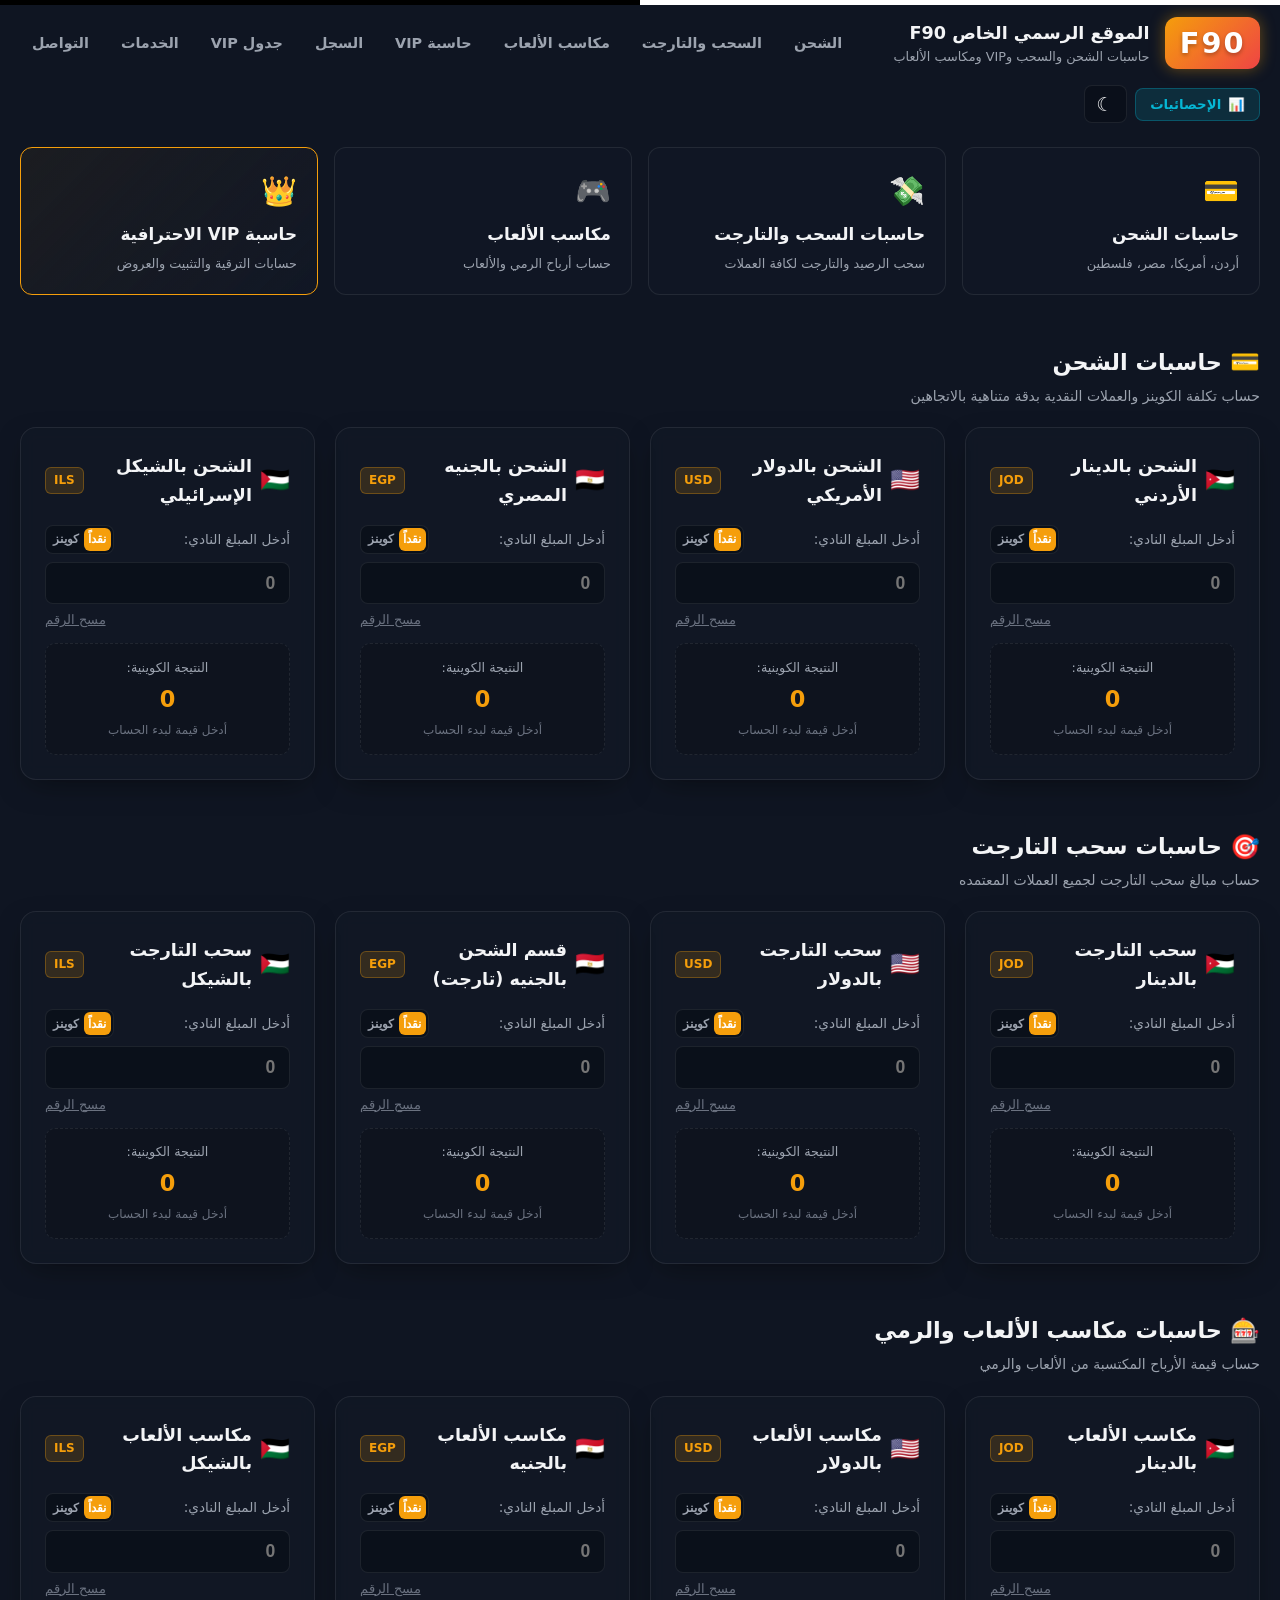
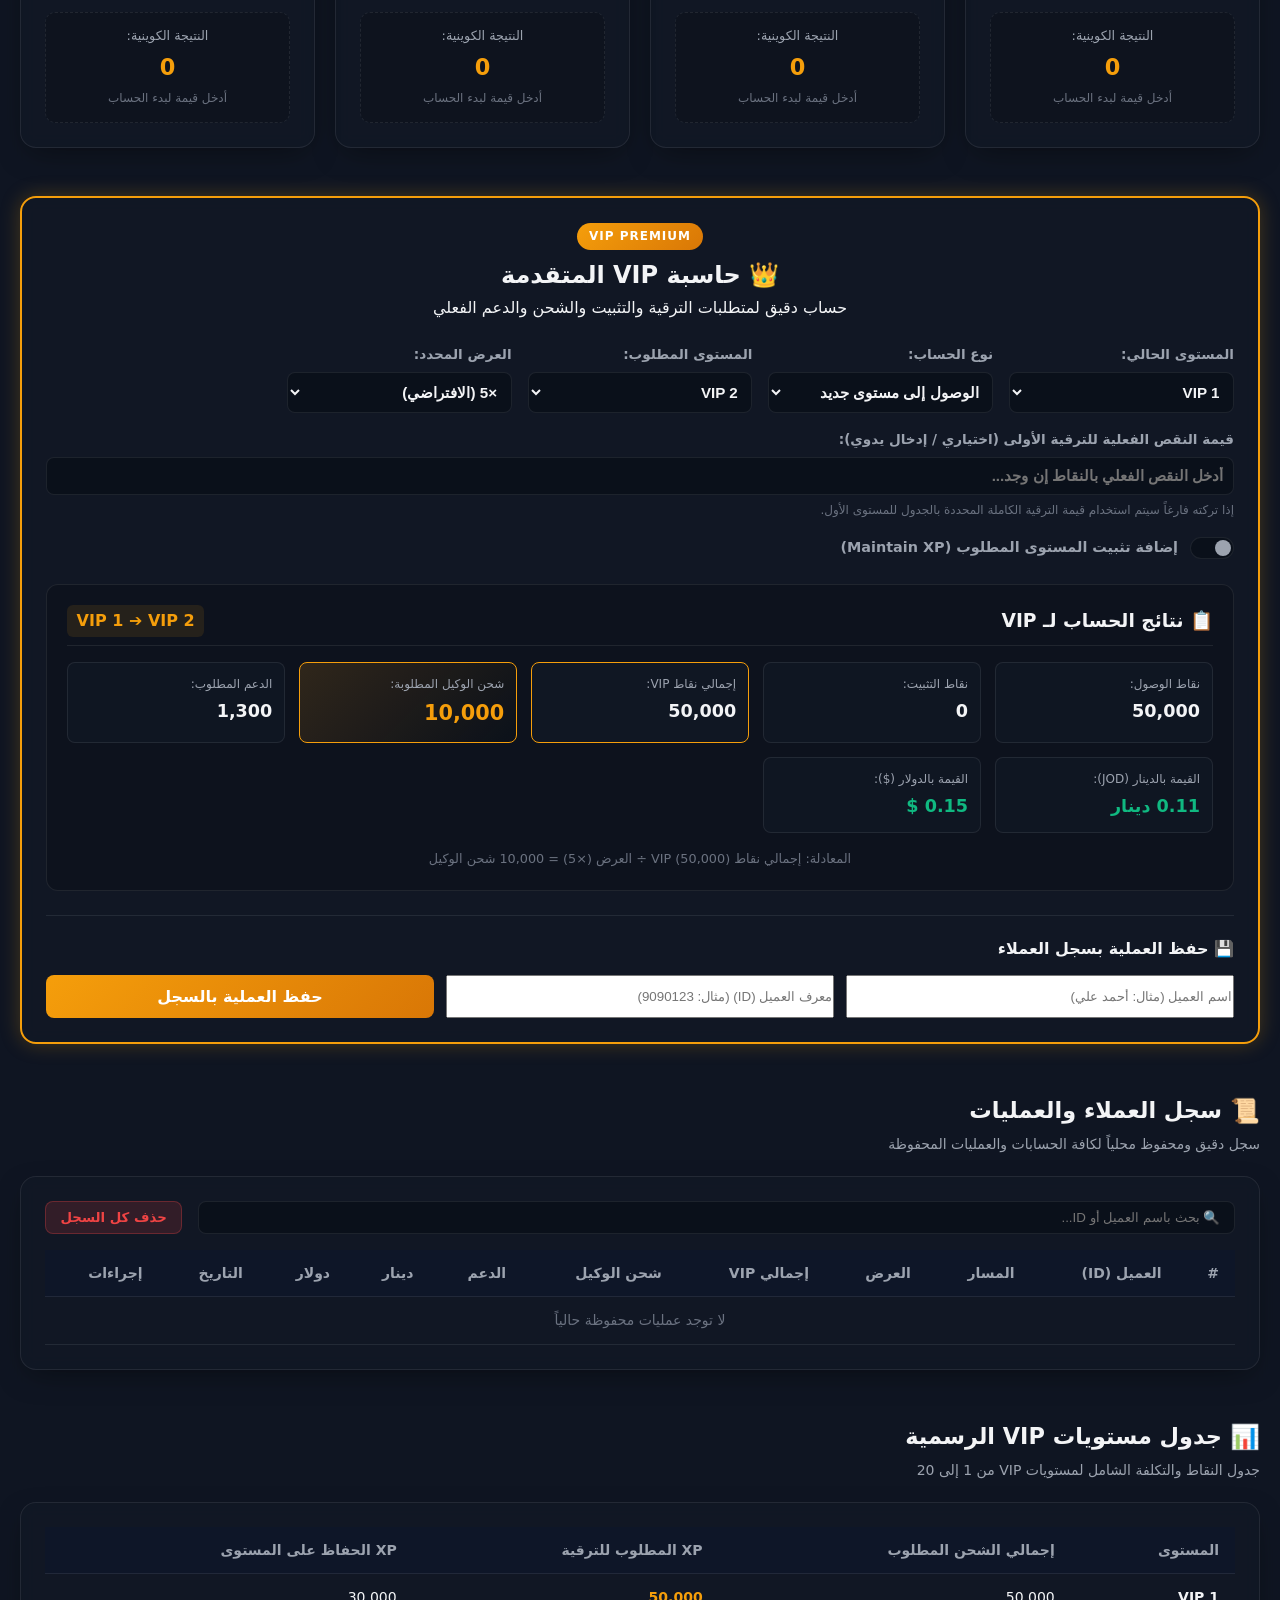
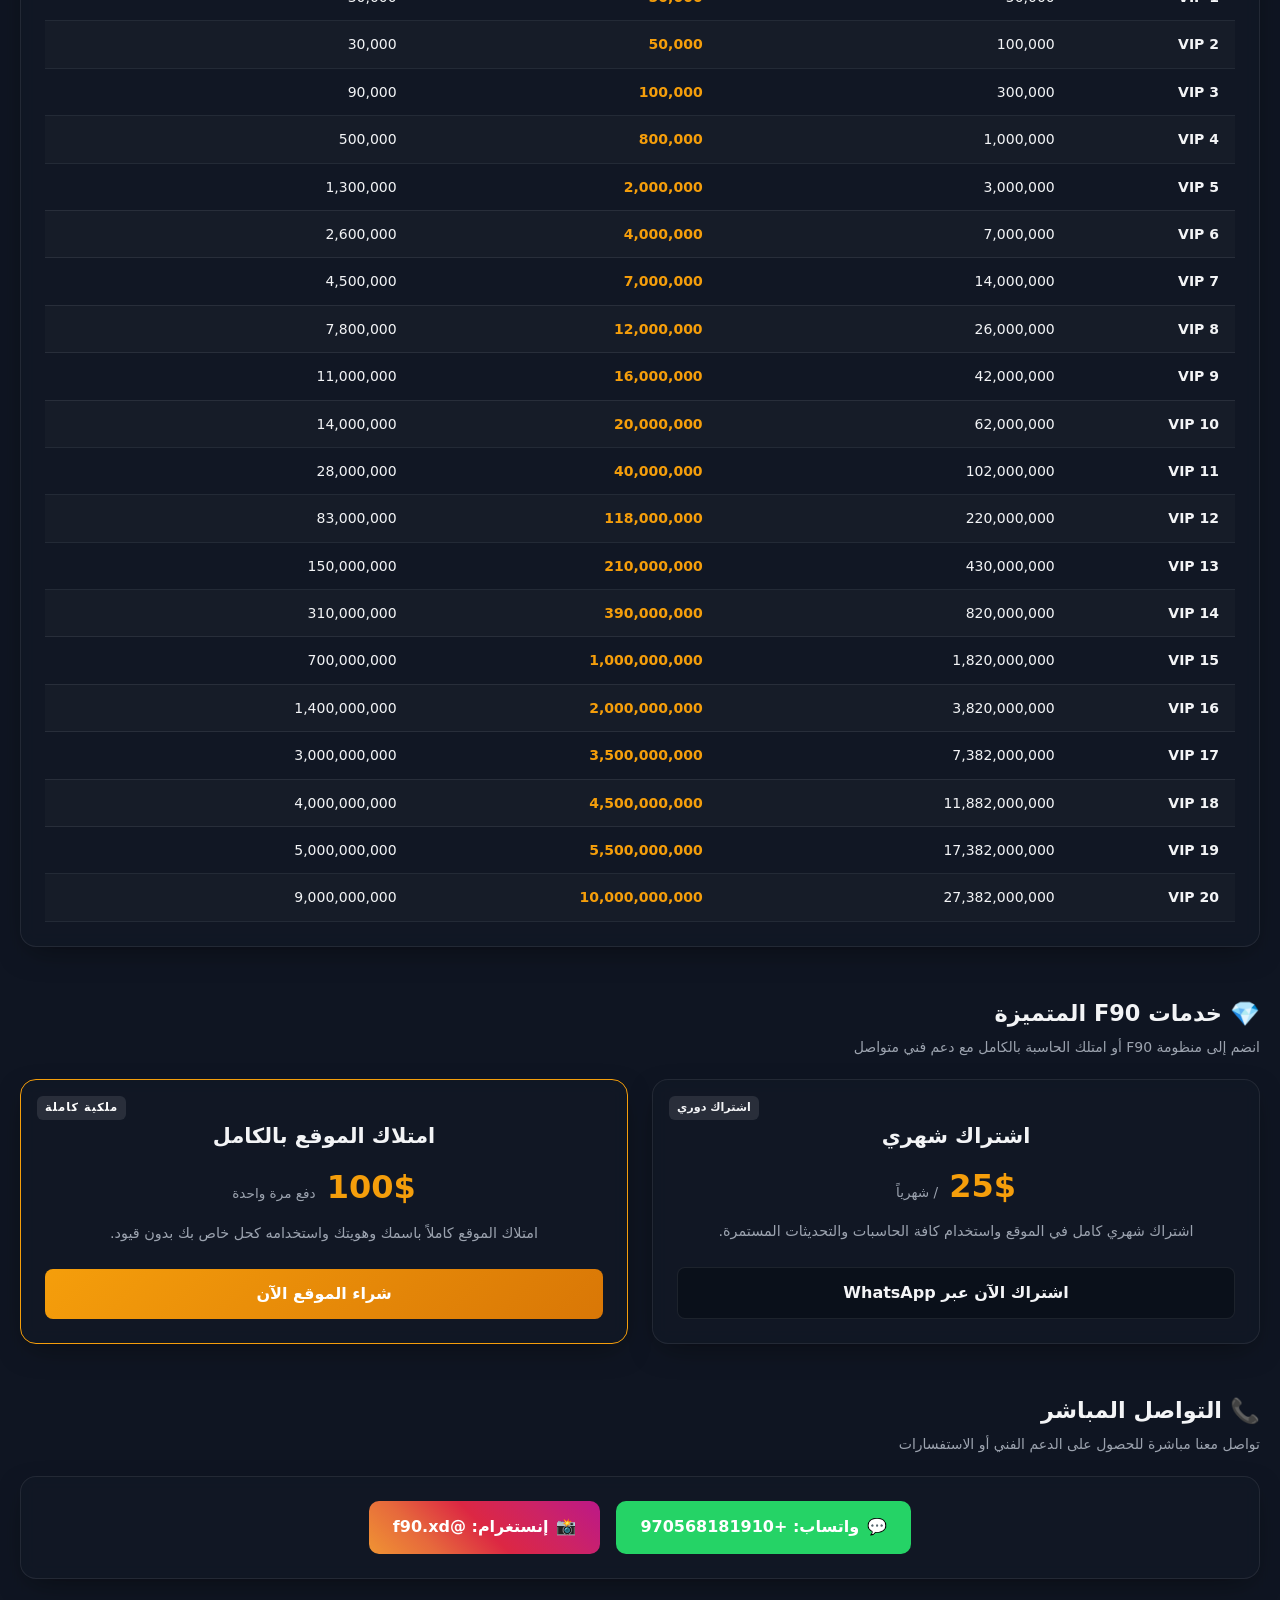
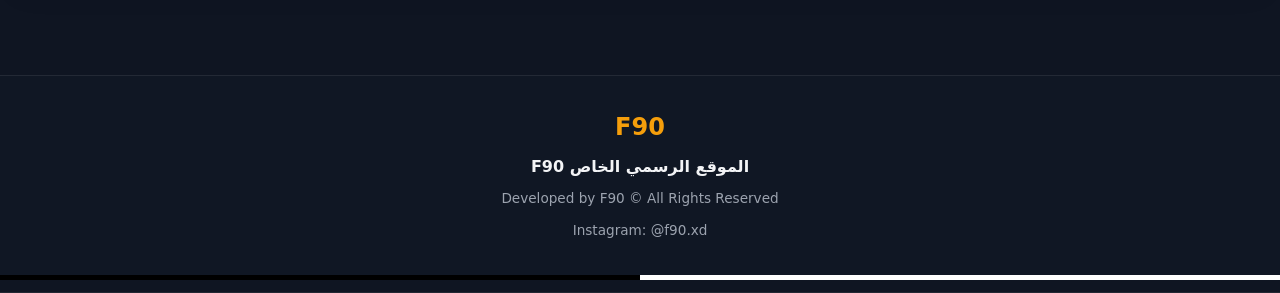
<file: index.html>
<!DOCTYPE html>
<html lang="ar" dir="rtl" data-theme="dark">
<head>
    <meta charset="UTF-8">
    <meta name="viewport" content="width=device-width, initial-scale=1.0">
    <title>F90 | الحاسبات المالية وشحن وVIP</title>
    <link rel="stylesheet" href="style.css">
</head>
<body>

    <!-- Palestine Ribbon Top -->
    <div class="palestine-ribbon-top" aria-hidden="true"></div>

    <!-- Sticky Header Navigation -->
    <header class="main-header">
        <div class="container header-container">
            <div class="logo-wrapper">
                <a href="#home" class="f90-logo" aria-label="F90 الصفحة الرئيسية">
                    <span class="logo-badge">F90</span>
                    <span class="logo-glow"></span>
                </a>
                <div class="brand-titles">
                    <h1 class="main-title">الموقع الرسمي الخاص F90</h1>
                    <p class="sub-title">حاسبات الشحن والسحب وVIP ومكاسب الألعاب</p>
                </div>
            </div>

            <nav class="nav-menu" id="navMenu">
                <a href="#shipping" class="nav-link">الشحن</a>
                <a href="#withdrawal" class="nav-link">السحب والتارجت</a>
                <a href="#games" class="nav-link">مكاسب الألعاب</a>
                <a href="#vip" class="nav-link">حاسبة VIP</a>
                <a href="#history" class="nav-link">السجل</a>
                <a href="#vip-table" class="nav-link">جدول VIP</a>
                <a href="#services" class="nav-link">الخدمات</a>
                <a href="#contact" class="nav-link">التواصل</a>
            </nav>

            <div class="header-actions">
                <button id="statsToggleBtn" class="action-btn stats-btn" title="لوحة الإحصائيات" aria-label="فتح لوحة الإحصائيات">
                    📊 <span class="btn-text">الإحصائيات</span>
                </button>
                <button id="themeToggleBtn" class="action-btn theme-btn" aria-label="تغيير الثيم">
                    <span class="theme-icon">☾</span>
                </button>
            </div>
        </div>
    </nav>

    <!-- Modal Statistics Dashboard -->
    <div id="statsModal" class="modal-overlay hidden">
        <div class="modal-content glass-card">
            <div class="modal-header">
                <h2>📊 لوحة الإحصائيات العامة</h2>
                <button id="closeStatsBtn" class="close-btn">&times;</button>
            </div>
            <div class="stats-grid">
                <div class="stat-card">
                    <span class="stat-title">إجمالي العمليات</span>
                    <span class="stat-value" id="statTotalOps">0</span>
                </div>
                <div class="stat-card">
                    <span class="stat-title">إجمالي العملاء</span>
                    <span class="stat-value" id="statTotalClients">0</span>
                </div>
                <div class="stat-card">
                    <span class="stat-title">إجمالي الشحن (كوينز)</span>
                    <span class="stat-value" id="statTotalShipping">0</span>
                </div>
                <div class="stat-card">
                    <span class="stat-title">إجمالي الدعم المطلوب</span>
                    <span class="stat-value" id="statTotalSupport">0</span>
                </div>
                <div class="stat-card">
                    <span class="stat-title">إجمالي نقاط VIP</span>
                    <span class="stat-value" id="statTotalVipXp">0</span>
                </div>
                <div class="stat-card">
                    <span class="stat-title">إجمالي المبلغ (JOD)</span>
                    <span class="stat-value" id="statTotalJod">0</span>
                </div>
                <div class="stat-card">
                    <span class="stat-title">إجمالي المبلغ ($)</span>
                    <span class="stat-value" id="statTotalUsd">0</span>
                </div>
                <div class="stat-card">
                    <span class="stat-title">أعلى مستوى VIP مستهدف</span>
                    <span class="stat-value" id="statMaxVip">VIP 0</span>
                </div>
            </div>
        </div>
    </div>

    <main class="container main-content" id="home">

        <!-- Navigation Quick Cards -->
        <section class="section-block">
            <div class="quick-nav-grid">
                <a href="#shipping" class="quick-card">
                    <span class="quick-icon">💳</span>
                    <h3>حاسبات الشحن</h3>
                    <p>أردن، أمريكا، مصر، فلسطين</p>
                </a>
                <a href="#withdrawal" class="quick-card">
                    <span class="quick-icon">💸</span>
                    <h3>حاسبات السحب والتارجت</h3>
                    <p>سحب الرصيد والتارجت لكافة العملات</p>
                </a>
                <a href="#games" class="quick-card">
                    <span class="quick-icon">🎮</span>
                    <h3>مكاسب الألعاب</h3>
                    <p>حساب أرباح الرمي والألعاب</p>
                </a>
                <a href="#vip" class="quick-card highlight-card">
                    <span class="quick-icon">👑</span>
                    <h3>حاسبة VIP الاحترافية</h3>
                    <p>حسابات الترقية والتثبيت والعروض</p>
                </a>
            </div>
        </section>

        <!-- Section 1: Shipping Calculators -->
        <section id="shipping" class="section-block">
            <div class="section-title-wrap">
                <h2 class="section-title"><span class="title-icon">💳</span> حاسبات الشحن</h2>
                <p class="section-desc">حساب تكلفة الكوينز والعملات النقدية بدقة متناهية بالاتجاهين</p>
            </div>
            <div class="calculators-grid" id="shippingGrid"></div>
        </section>

        <!-- Section 2: Withdrawal & Target Calculators -->
        <section id="withdrawal" class="section-block">
            <div class="section-title-wrap">
                <h2 class="section-title"><span class="title-icon">🎯</span> حاسبات سحب التارجت</h2>
                <p class="section-desc">حساب مبالغ سحب التارجت لجميع العملات المعتمده</p>
            </div>
            <div class="calculators-grid" id="withdrawalGrid"></div>
        </section>

        <!-- Section 3: Games Earnings Calculators -->
        <section id="games" class="section-block">
            <div class="section-title-wrap">
                <h2 class="section-title"><span class="title-icon">🎰</span> حاسبات مكاسب الألعاب والرمي</h2>
                <p class="section-desc">حساب قيمة الأرباح المكتسبة من الألعاب والرمي</p>
            </div>
            <div class="calculators-grid" id="gamesGrid"></div>
        </section>

        <!-- Section 4: Premium VIP Calculator -->
        <section id="vip" class="section-block">
            <div class="vip-calculator-card glass-card">
                <div class="vip-card-header">
                    <div class="vip-badge">VIP PREMIUM</div>
                    <h2>👑 حاسبة VIP المتقدمة</h2>
                    <p>حساب دقيق لمتطلبات الترقية والتثبيت والشحن والدعم الفعلي</p>
                </div>

                <div class="vip-form-grid">
                    <div class="form-group">
                        <label for="vipCurrentLevel">المستوى الحالي:</label>
                        <select id="vipCurrentLevel" class="vip-select"></select>
                    </div>

                    <div class="form-group">
                        <label for="vipCalcMode">نوع الحساب:</label>
                        <select id="vipCalcMode" class="vip-select">
                            <option value="reach">الوصول إلى مستوى جديد</option>
                            <option value="maintain_current">تثبيت المستوى الحالي فقط</option>
                        </select>
                    </div>

                    <div class="form-group" id="targetLevelGroup">
                        <label for="vipTargetLevel">المستوى المطلوب:</label>
                        <select id="vipTargetLevel" class="vip-select"></select>
                    </div>

                    <div class="form-group">
                        <label for="vipOffer">العرض المحدد:</label>
                        <select id="vipOffer" class="vip-select">
                            <option value="1">×1</option>
                            <option value="2">×2</option>
                            <option value="3">×3</option>
                            <option value="4">×4</option>
                            <option value="5" selected>×5 (الافتراضي)</option>
                            <option value="6">×6</option>
                            <option value="7">×7</option>
                            <option value="8">×8</option>
                            <option value="9">×9</option>
                            <option value="10">×10</option>
                        </select>
                    </div>

                    <div class="form-group full-width" id="manualXpGroup">
                        <label for="vipManualDeficit">قيمة النقص الفعلية للترقية الأولى (اختياري / إدخال يدوي):</label>
                        <input type="number" id="vipManualDeficit" placeholder="أدخل النقص الفعلي بالنقاط إن وجد..." min="0">
                        <small class="field-hint">إذا تركته فارغاً سيتم استخدام قيمة الترقية الكاملة المحددة بالجدول للمستوى الأول.</small>
                    </div>

                    <div class="form-group full-width" id="maintainTargetGroup">
                        <label class="switch-label">
                            <input type="checkbox" id="vipMaintainTargetSwitch">
                            <span class="slider"></span>
                            <span class="switch-text">إضافة تثبيت المستوى المطلوب (Maintain XP)</span>
                        </label>
                    </div>
                </div>

                <!-- Live Results Display -->
                <div class="vip-results-box">
                    <div class="results-header">
                        <h3>📋 نتائج الحساب لـ VIP</h3>
                        <span class="route-display" id="vipRouteDisplay">VIP 1 ➔ VIP 2</span>
                    </div>

                    <div class="results-grid">
                        <div class="res-item">
                            <span class="res-label">نقاط الوصول:</span>
                            <span class="res-value" id="resReachXp">0</span>
                        </div>
                        <div class="res-item">
                            <span class="res-label">نقاط التثبيت:</span>
                            <span class="res-value" id="resMaintainXp">0</span>
                        </div>
                        <div class="res-item highlight-item">
                            <span class="res-label">إجمالي نقاط VIP:</span>
                            <span class="res-value" id="resTotalVipXp">0</span>
                        </div>
                        <div class="res-item highlight-item primary-res">
                            <span class="res-label">شحن الوكيل المطلوبة:</span>
                            <span class="res-value" id="resAgentCoins">0</span>
                        </div>
                        <div class="res-item">
                            <span class="res-label">الدعم المطلوب:</span>
                            <span class="res-value" id="resSupportNeeded">0</span>
                        </div>
                        <div class="res-item currency-item">
                            <span class="res-label">القيمة بالدينار (JOD):</span>
                            <span class="res-value" id="resCostJod">0 دينار</span>
                        </div>
                        <div class="res-item currency-item">
                            <span class="res-label">القيمة بالدولار ($):</span>
                            <span class="res-value" id="resCostUsd">0 $</span>
                        </div>
                    </div>

                    <div class="formula-explain" id="vipFormulaExplain">
                        المعادلة: إجمالي نقاط VIP ÷ العرض = شحن الوكيل
                    </div>
                </div>

                <!-- Client Details & Save Action -->
                <div class="vip-save-section">
                    <h3>💾 حفظ العملية بسجل العملاء</h3>
                    <div class="save-form-grid">
                        <input type="text" id="clientNameInput" placeholder="اسم العميل (مثال: أحمد علي)">
                        <input type="text" id="clientIdInput" placeholder="معرف العميل (ID) (مثال: 9090123)">
                        <button id="saveVipOperationBtn" class="action-btn save-btn">حفظ العملية بالسجل</button>
                    </div>
                </div>
            </div>
        </section>

        <!-- Section 5: Operation History -->
        <section id="history" class="section-block">
            <div class="section-title-wrap">
                <h2 class="section-title"><span class="title-icon">📜</span> سجل العملاء والعمليات</h2>
                <p class="section-desc">سجل دقيق ومحفوظ محلياً لكافة الحسابات والعمليات المحفوظة</p>
            </div>

            <div class="history-card glass-card">
                <div class="history-controls">
                    <input type="text" id="historySearchInput" placeholder="🔍 بحث باسم العميل أو ID...">
                    <button id="clearAllHistoryBtn" class="action-btn danger-btn">حذف كل السجل</button>
                </div>

                <div class="table-responsive">
                    <table class="data-table" id="historyTable">
                        <thead>
                            <tr>
                                <th>#</th>
                                <th>العميل (ID)</th>
                                <th>المسار</th>
                                <th>العرض</th>
                                <th>إجمالي VIP</th>
                                <th>شحن الوكيل</th>
                                <th>الدعم</th>
                                <th>دينار</th>
                                <th>دولار</th>
                                <th>التاريخ</th>
                                <th>إجراءات</th>
                            </tr>
                        </thead>
                        <tbody id="historyTableBody">
                            <!-- Populated dynamically -->
                        </tbody>
                    </table>
                </div>
            </div>
        </section>

        <!-- Section 6: Official VIP Levels Table -->
        <section id="vip-table" class="section-block">
            <div class="section-title-wrap">
                <h2 class="section-title"><span class="title-icon">📊</span> جدول مستويات VIP الرسمية</h2>
                <p class="section-desc">جدول النقاط والتكلفة الشامل لمستويات VIP من 1 إلى 20</p>
            </div>

            <div class="vip-table-card glass-card">
                <div class="table-responsive">
                    <table class="data-table vip-official-table">
                        <thead>
                            <tr>
                                <th>المستوى</th>
                                <th>إجمالي الشحن المطلوب</th>
                                <th>XP المطلوب للترقية</th>
                                <th>XP الحفاظ على المستوى</th>
                            </tr>
                        </thead>
                        <tbody id="officialVipTableBody">
                            <!-- Populated dynamically -->
                        </tbody>
                    </table>
                </div>
            </div>
        </section>

        <!-- Section 7: Services & Subscriptions -->
        <section id="services" class="section-block">
            <div class="section-title-wrap">
                <h2 class="section-title"><span class="title-icon">💎</span> خدمات F90 المتميزة</h2>
                <p class="section-desc">انضم إلى منظومة F90 أو امتلك الحاسبة بالكامل مع دعم فني متواصل</p>
            </div>

            <div class="services-grid">
                <div class="service-card glass-card">
                    <div class="service-badge">اشتراك دوري</div>
                    <h3>اشتراك شهري</h3>
                    <div class="service-price">25$ <span class="period">/ شهرياً</span></div>
                    <p class="service-desc">اشتراك شهري كامل في الموقع واستخدام كافة الحاسبات والتحديثات المستمرة.</p>
                    <a href="https://wa.me/970568181910?text=أريد%20الاشتراك%20الشهري%20في%20موقع%20F90" target="_blank" rel="noopener" class="action-btn service-btn">اشتراك الآن عبر WhatsApp</a>
                </div>

                <div class="service-card glass-card featured">
                    <div class="service-badge vip-badge">ملكية كاملة</div>
                    <h3>امتلاك الموقع بالكامل</h3>
                    <div class="service-price">100$ <span class="period">دفع مرة واحدة</span></div>
                    <p class="service-desc">امتلاك الموقع كاملاً باسمك وهويتك واستخدامه كحل خاص بك بدون قيود.</p>
                    <a href="https://wa.me/970568181910?text=أريد%20شراء%20وملكية%20موقع%20F90%20بالكامل" target="_blank" rel="noopener" class="action-btn service-btn primary">شراء الموقع الآن</a>
                </div>
            </div>
        </section>

        <!-- Section 8: Direct Contact -->
        <section id="contact" class="section-block">
            <div class="section-title-wrap">
                <h2 class="section-title"><span class="title-icon">📞</span> التواصل المباشر</h2>
                <p class="section-desc">تواصل معنا مباشرة للحصول على الدعم الفني أو الاستفسارات</p>
            </div>

            <div class="contact-card glass-card">
                <div class="contact-links">
                    <a href="https://wa.me/970568181910" target="_blank" rel="noopener" class="contact-btn whatsapp-btn">
                        <span class="btn-icon">💬</span>
                        <span class="btn-label">واتساب: +970568181910</span>
                    </a>
                    <a href="https://instagram.com/f90.xd" target="_blank" rel="noopener" class="contact-btn instagram-btn">
                        <span class="btn-icon">📸</span>
                        <span class="btn-label">إنستغرام: @f90.xd</span>
                    </a>
                </div>
            </div>
        </section>

    </main>

    <!-- Main Footer -->
    <footer class="main-footer">
        <div class="container footer-container">
            <div class="footer-logo">F90</div>
            <p class="footer-title">الموقع الرسمي الخاص F90</p>
            <p class="footer-copy">Developed by F90 &copy; All Rights Reserved</p>
            <p class="footer-insta"><a href="https://instagram.com/f90.xd" target="_blank" rel="noopener">Instagram: @f90.xd</a></p>
        </div>
    </footer>

    <!-- Palestine Ribbon Bottom -->
    <div class="palestine-ribbon-bottom" aria-hidden="true"></div>

    <script src="script.js"></script>
</body>
</html>
</file>
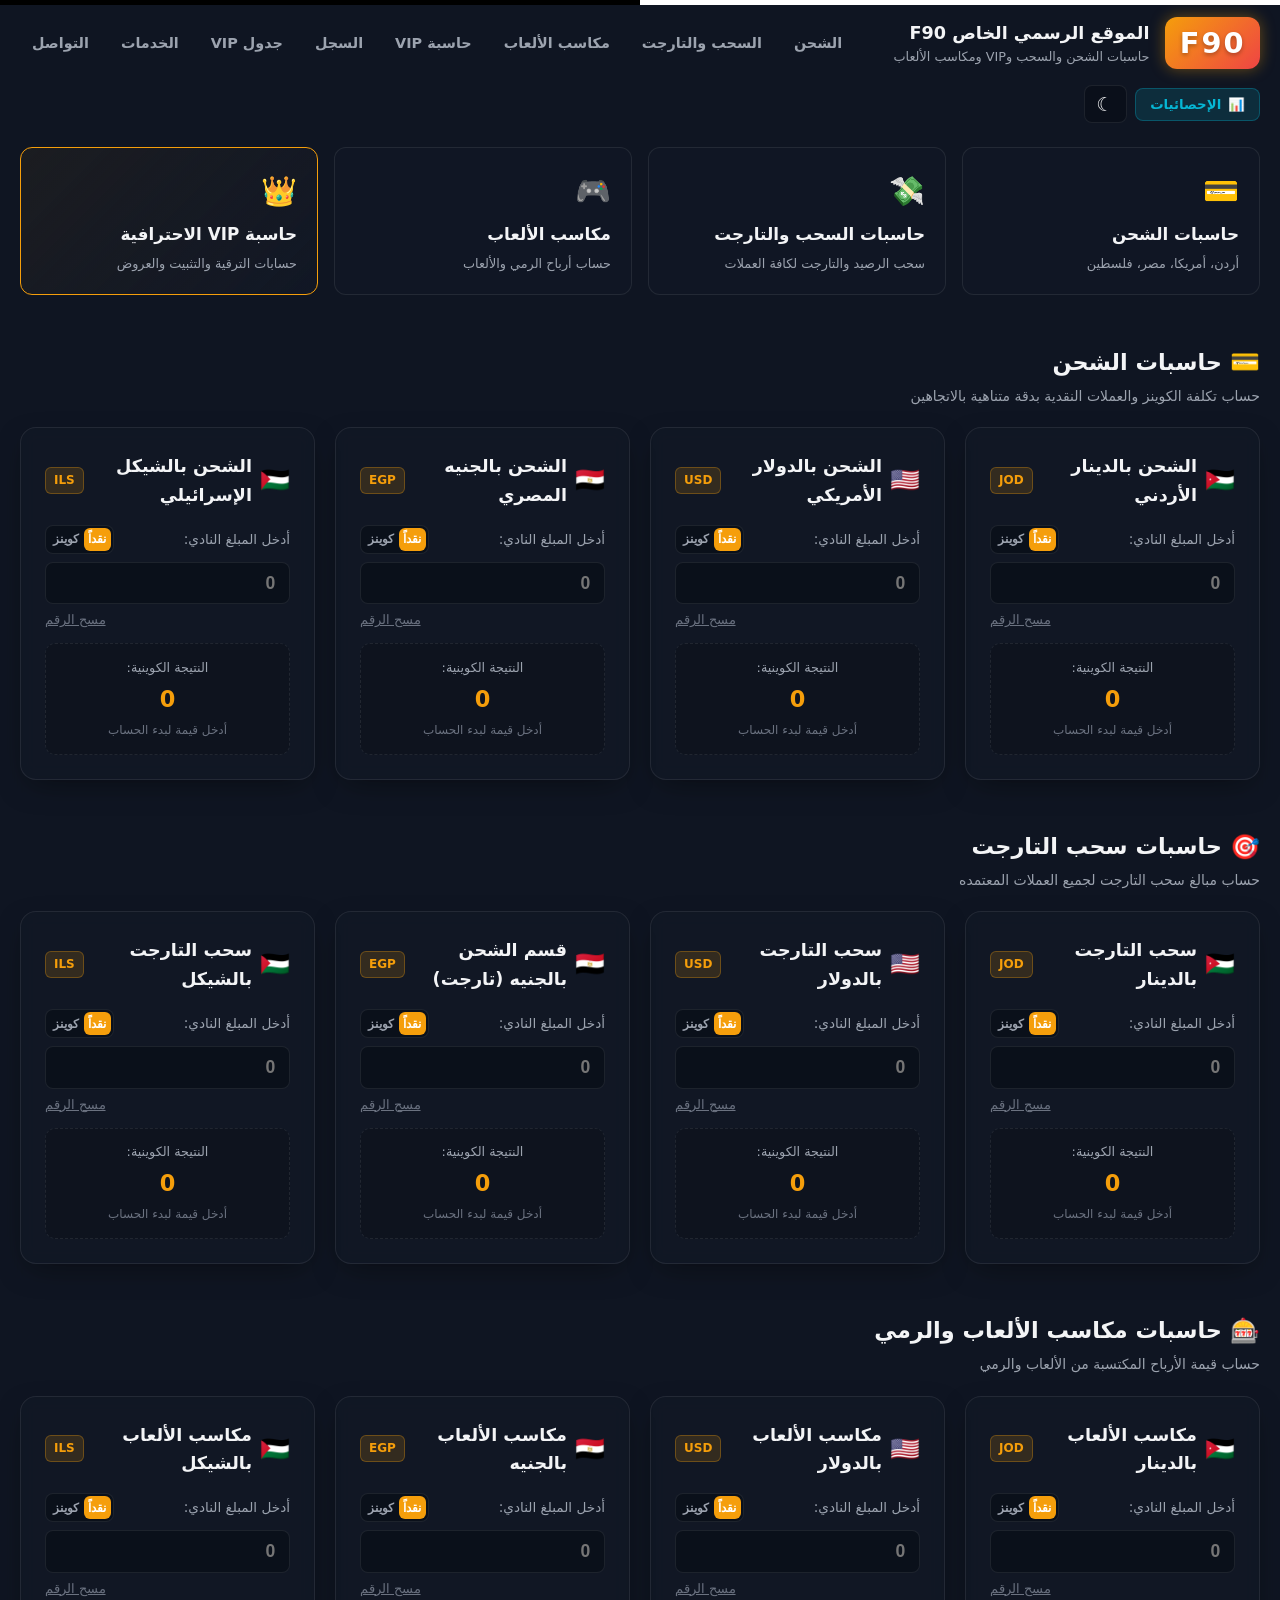
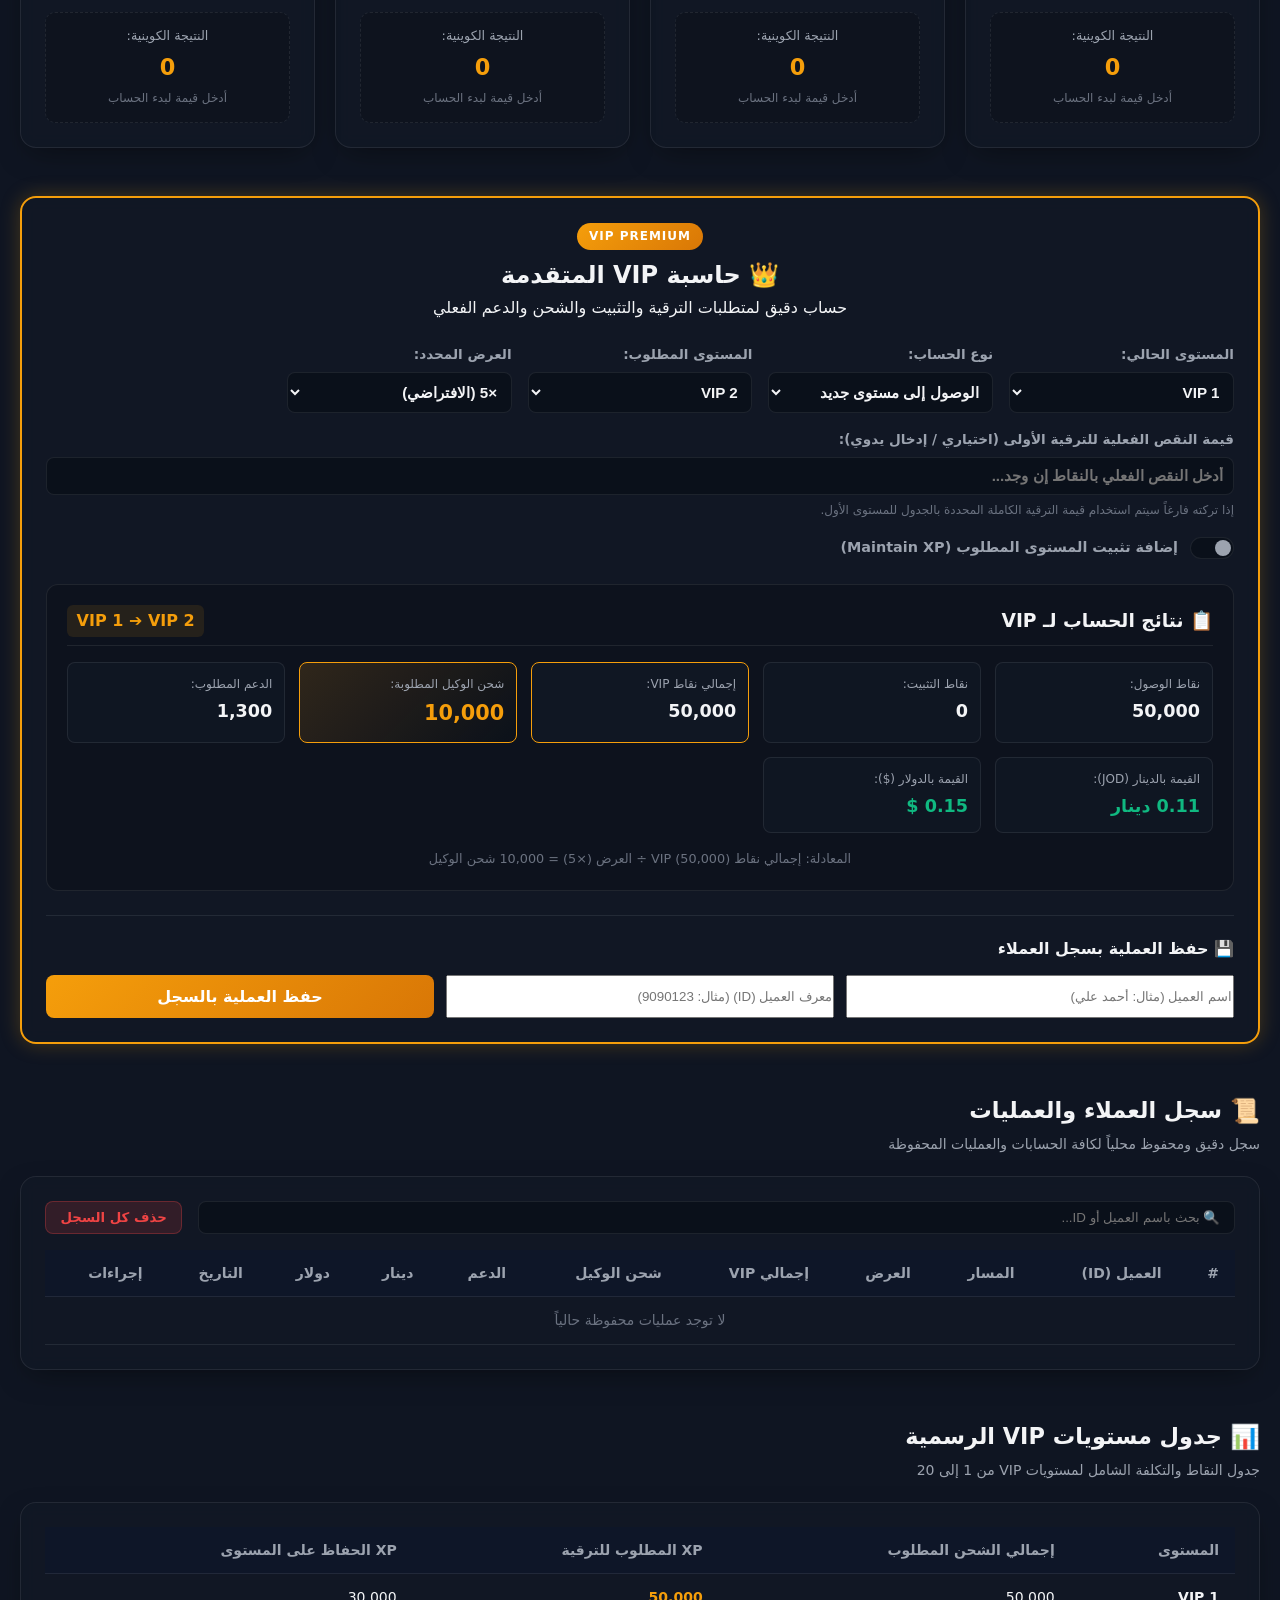
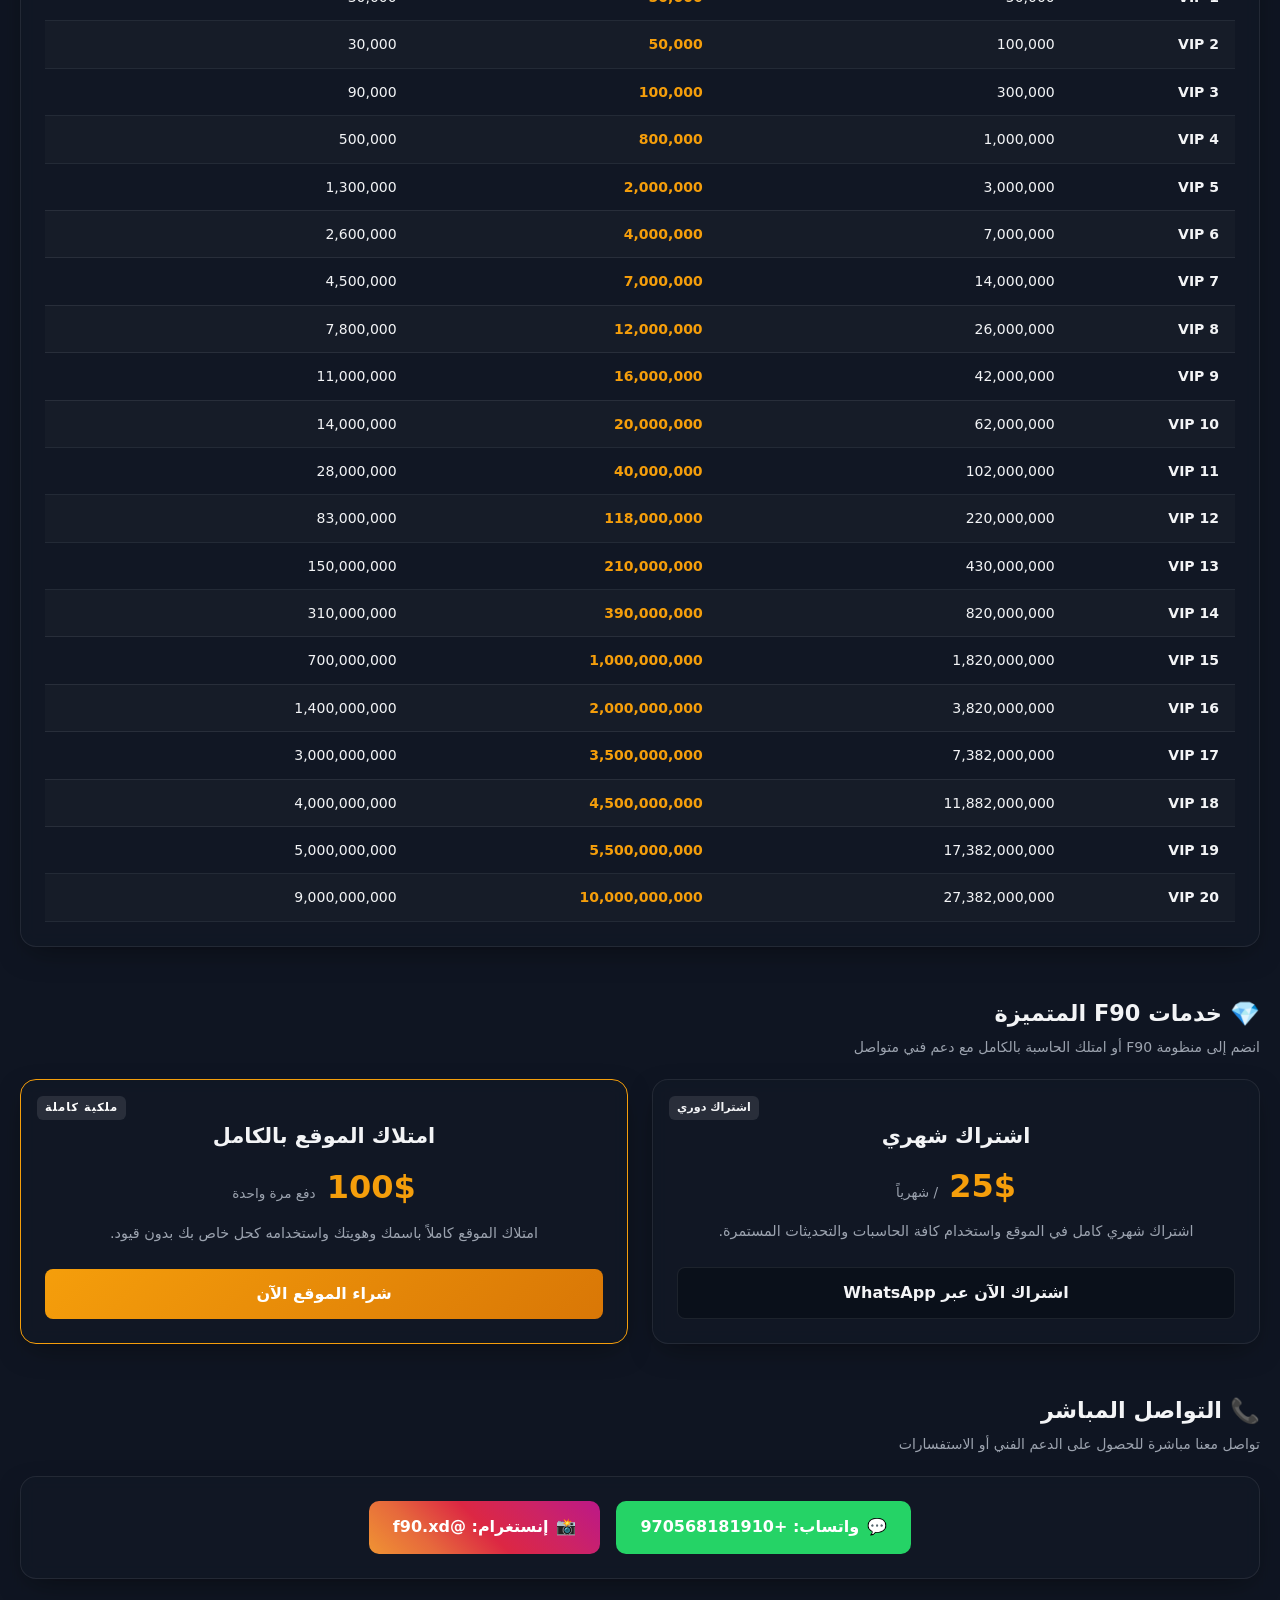
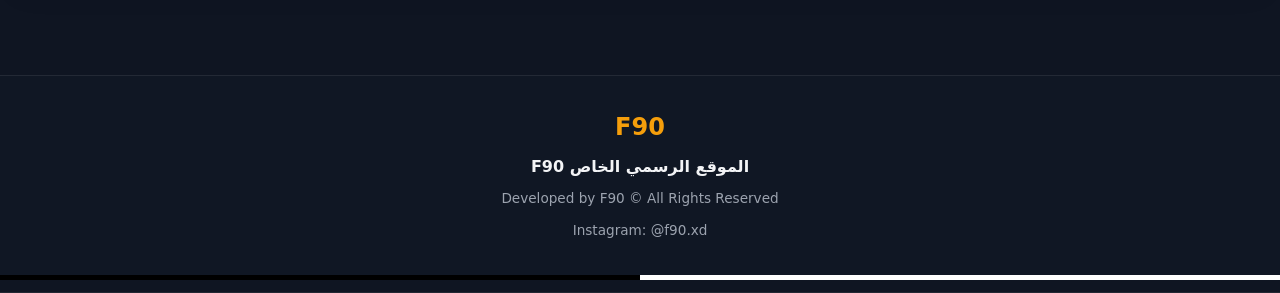
<file: index_html.html>
<!DOCTYPE html>
<html lang="ar" dir="rtl" data-theme="dark">
<head>
    <meta charset="UTF-8">
    <meta name="viewport" content="width=device-width, initial-scale=1.0">
    <title>F90 | الحاسبات المالية وشحن وVIP</title>
    <link rel="stylesheet" href="style.css">
</head>
<body>

    <!-- Palestine Ribbon Top -->
    <div class="palestine-ribbon-top" aria-hidden="true"></div>

    <!-- Sticky Header Navigation -->
    <header class="main-header">
        <div class="container header-container">
            <div class="logo-wrapper">
                <a href="#home" class="f90-logo" aria-label="F90 الصفحة الرئيسية">
                    <span class="logo-badge">F90</span>
                    <span class="logo-glow"></span>
                </a>
                <div class="brand-titles">
                    <h1 class="main-title">الموقع الرسمي الخاص F90</h1>
                    <p class="sub-title">حاسبات الشحن والسحب وVIP ومكاسب الألعاب</p>
                </div>
            </div>

            <nav class="nav-menu" id="navMenu">
                <a href="#shipping" class="nav-link">الشحن</a>
                <a href="#withdrawal" class="nav-link">السحب والتارجت</a>
                <a href="#games" class="nav-link">مكاسب الألعاب</a>
                <a href="#vip" class="nav-link">حاسبة VIP</a>
                <a href="#history" class="nav-link">السجل</a>
                <a href="#vip-table" class="nav-link">جدول VIP</a>
                <a href="#services" class="nav-link">الخدمات</a>
                <a href="#contact" class="nav-link">التواصل</a>
            </nav>

            <div class="header-actions">
                <button id="statsToggleBtn" class="action-btn stats-btn" title="لوحة الإحصائيات" aria-label="فتح لوحة الإحصائيات">
                    📊 <span class="btn-text">الإحصائيات</span>
                </button>
                <button id="themeToggleBtn" class="action-btn theme-btn" aria-label="تغيير الثيم">
                    <span class="theme-icon">☾</span>
                </button>
            </div>
        </div>
    </nav>

    <!-- Modal Statistics Dashboard -->
    <div id="statsModal" class="modal-overlay hidden">
        <div class="modal-content glass-card">
            <div class="modal-header">
                <h2>📊 لوحة الإحصائيات العامة</h2>
                <button id="closeStatsBtn" class="close-btn">&times;</button>
            </div>
            <div class="stats-grid">
                <div class="stat-card">
                    <span class="stat-title">إجمالي العمليات</span>
                    <span class="stat-value" id="statTotalOps">0</span>
                </div>
                <div class="stat-card">
                    <span class="stat-title">إجمالي العملاء</span>
                    <span class="stat-value" id="statTotalClients">0</span>
                </div>
                <div class="stat-card">
                    <span class="stat-title">إجمالي الشحن (كوينز)</span>
                    <span class="stat-value" id="statTotalShipping">0</span>
                </div>
                <div class="stat-card">
                    <span class="stat-title">إجمالي الدعم المطلوب</span>
                    <span class="stat-value" id="statTotalSupport">0</span>
                </div>
                <div class="stat-card">
                    <span class="stat-title">إجمالي نقاط VIP</span>
                    <span class="stat-value" id="statTotalVipXp">0</span>
                </div>
                <div class="stat-card">
                    <span class="stat-title">إجمالي المبلغ (JOD)</span>
                    <span class="stat-value" id="statTotalJod">0</span>
                </div>
                <div class="stat-card">
                    <span class="stat-title">إجمالي المبلغ ($)</span>
                    <span class="stat-value" id="statTotalUsd">0</span>
                </div>
                <div class="stat-card">
                    <span class="stat-title">أعلى مستوى VIP مستهدف</span>
                    <span class="stat-value" id="statMaxVip">VIP 0</span>
                </div>
            </div>
        </div>
    </div>

    <main class="container main-content" id="home">

        <!-- Navigation Quick Cards -->
        <section class="section-block">
            <div class="quick-nav-grid">
                <a href="#shipping" class="quick-card">
                    <span class="quick-icon">💳</span>
                    <h3>حاسبات الشحن</h3>
                    <p>أردن، أمريكا، مصر، فلسطين</p>
                </a>
                <a href="#withdrawal" class="quick-card">
                    <span class="quick-icon">💸</span>
                    <h3>حاسبات السحب والتارجت</h3>
                    <p>سحب الرصيد والتارجت لكافة العملات</p>
                </a>
                <a href="#games" class="quick-card">
                    <span class="quick-icon">🎮</span>
                    <h3>مكاسب الألعاب</h3>
                    <p>حساب أرباح الرمي والألعاب</p>
                </a>
                <a href="#vip" class="quick-card highlight-card">
                    <span class="quick-icon">👑</span>
                    <h3>حاسبة VIP الاحترافية</h3>
                    <p>حسابات الترقية والتثبيت والعروض</p>
                </a>
            </div>
        </section>

        <!-- Section 1: Shipping Calculators -->
        <section id="shipping" class="section-block">
            <div class="section-title-wrap">
                <h2 class="section-title"><span class="title-icon">💳</span> حاسبات الشحن</h2>
                <p class="section-desc">حساب تكلفة الكوينز والعملات النقدية بدقة متناهية بالاتجاهين</p>
            </div>
            <div class="calculators-grid" id="shippingGrid"></div>
        </section>

        <!-- Section 2: Withdrawal & Target Calculators -->
        <section id="withdrawal" class="section-block">
            <div class="section-title-wrap">
                <h2 class="section-title"><span class="title-icon">🎯</span> حاسبات سحب التارجت</h2>
                <p class="section-desc">حساب مبالغ سحب التارجت لجميع العملات المعتمده</p>
            </div>
            <div class="calculators-grid" id="withdrawalGrid"></div>
        </section>

        <!-- Section 3: Games Earnings Calculators -->
        <section id="games" class="section-block">
            <div class="section-title-wrap">
                <h2 class="section-title"><span class="title-icon">🎰</span> حاسبات مكاسب الألعاب والرمي</h2>
                <p class="section-desc">حساب قيمة الأرباح المكتسبة من الألعاب والرمي</p>
            </div>
            <div class="calculators-grid" id="gamesGrid"></div>
        </section>

        <!-- Section 4: Premium VIP Calculator -->
        <section id="vip" class="section-block">
            <div class="vip-calculator-card glass-card">
                <div class="vip-card-header">
                    <div class="vip-badge">VIP PREMIUM</div>
                    <h2>👑 حاسبة VIP المتقدمة</h2>
                    <p>حساب دقيق لمتطلبات الترقية والتثبيت والشحن والدعم الفعلي</p>
                </div>

                <div class="vip-form-grid">
                    <div class="form-group">
                        <label for="vipCurrentLevel">المستوى الحالي:</label>
                        <select id="vipCurrentLevel" class="vip-select"></select>
                    </div>

                    <div class="form-group">
                        <label for="vipCalcMode">نوع الحساب:</label>
                        <select id="vipCalcMode" class="vip-select">
                            <option value="reach">الوصول إلى مستوى جديد</option>
                            <option value="maintain_current">تثبيت المستوى الحالي فقط</option>
                        </select>
                    </div>

                    <div class="form-group" id="targetLevelGroup">
                        <label for="vipTargetLevel">المستوى المطلوب:</label>
                        <select id="vipTargetLevel" class="vip-select"></select>
                    </div>

                    <div class="form-group">
                        <label for="vipOffer">العرض المحدد:</label>
                        <select id="vipOffer" class="vip-select">
                            <option value="1">×1</option>
                            <option value="2">×2</option>
                            <option value="3">×3</option>
                            <option value="4">×4</option>
                            <option value="5" selected>×5 (الافتراضي)</option>
                            <option value="6">×6</option>
                            <option value="7">×7</option>
                            <option value="8">×8</option>
                            <option value="9">×9</option>
                            <option value="10">×10</option>
                        </select>
                    </div>

                    <div class="form-group full-width" id="manualXpGroup">
                        <label for="vipManualDeficit">قيمة النقص الفعلية للترقية الأولى (اختياري / إدخال يدوي):</label>
                        <input type="number" id="vipManualDeficit" placeholder="أدخل النقص الفعلي بالنقاط إن وجد..." min="0">
                        <small class="field-hint">إذا تركته فارغاً سيتم استخدام قيمة الترقية الكاملة المحددة بالجدول للمستوى الأول.</small>
                    </div>

                    <div class="form-group full-width" id="maintainTargetGroup">
                        <label class="switch-label">
                            <input type="checkbox" id="vipMaintainTargetSwitch">
                            <span class="slider"></span>
                            <span class="switch-text">إضافة تثبيت المستوى المطلوب (Maintain XP)</span>
                        </label>
                    </div>
                </div>

                <!-- Live Results Display -->
                <div class="vip-results-box">
                    <div class="results-header">
                        <h3>📋 نتائج الحساب لـ VIP</h3>
                        <span class="route-display" id="vipRouteDisplay">VIP 1 ➔ VIP 2</span>
                    </div>

                    <div class="results-grid">
                        <div class="res-item">
                            <span class="res-label">نقاط الوصول:</span>
                            <span class="res-value" id="resReachXp">0</span>
                        </div>
                        <div class="res-item">
                            <span class="res-label">نقاط التثبيت:</span>
                            <span class="res-value" id="resMaintainXp">0</span>
                        </div>
                        <div class="res-item highlight-item">
                            <span class="res-label">إجمالي نقاط VIP:</span>
                            <span class="res-value" id="resTotalVipXp">0</span>
                        </div>
                        <div class="res-item highlight-item primary-res">
                            <span class="res-label">شحن الوكيل المطلوبة:</span>
                            <span class="res-value" id="resAgentCoins">0</span>
                        </div>
                        <div class="res-item">
                            <span class="res-label">الدعم المطلوب:</span>
                            <span class="res-value" id="resSupportNeeded">0</span>
                        </div>
                        <div class="res-item currency-item">
                            <span class="res-label">القيمة بالدينار (JOD):</span>
                            <span class="res-value" id="resCostJod">0 دينار</span>
                        </div>
                        <div class="res-item currency-item">
                            <span class="res-label">القيمة بالدولار ($):</span>
                            <span class="res-value" id="resCostUsd">0 $</span>
                        </div>
                    </div>

                    <div class="formula-explain" id="vipFormulaExplain">
                        المعادلة: إجمالي نقاط VIP ÷ العرض = شحن الوكيل
                    </div>
                </div>

                <!-- Client Details & Save Action -->
                <div class="vip-save-section">
                    <h3>💾 حفظ العملية بسجل العملاء</h3>
                    <div class="save-form-grid">
                        <input type="text" id="clientNameInput" placeholder="اسم العميل (مثال: أحمد علي)">
                        <input type="text" id="clientIdInput" placeholder="معرف العميل (ID) (مثال: 9090123)">
                        <button id="saveVipOperationBtn" class="action-btn save-btn">حفظ العملية بالسجل</button>
                    </div>
                </div>
            </div>
        </section>

        <!-- Section 5: Operation History -->
        <section id="history" class="section-block">
            <div class="section-title-wrap">
                <h2 class="section-title"><span class="title-icon">📜</span> سجل العملاء والعمليات</h2>
                <p class="section-desc">سجل دقيق ومحفوظ محلياً لكافة الحسابات والعمليات المحفوظة</p>
            </div>

            <div class="history-card glass-card">
                <div class="history-controls">
                    <input type="text" id="historySearchInput" placeholder="🔍 بحث باسم العميل أو ID...">
                    <button id="clearAllHistoryBtn" class="action-btn danger-btn">حذف كل السجل</button>
                </div>

                <div class="table-responsive">
                    <table class="data-table" id="historyTable">
                        <thead>
                            <tr>
                                <th>#</th>
                                <th>العميل (ID)</th>
                                <th>المسار</th>
                                <th>العرض</th>
                                <th>إجمالي VIP</th>
                                <th>شحن الوكيل</th>
                                <th>الدعم</th>
                                <th>دينار</th>
                                <th>دولار</th>
                                <th>التاريخ</th>
                                <th>إجراءات</th>
                            </tr>
                        </thead>
                        <tbody id="historyTableBody">
                            <!-- Populated dynamically -->
                        </tbody>
                    </table>
                </div>
            </div>
        </section>

        <!-- Section 6: Official VIP Levels Table -->
        <section id="vip-table" class="section-block">
            <div class="section-title-wrap">
                <h2 class="section-title"><span class="title-icon">📊</span> جدول مستويات VIP الرسمية</h2>
                <p class="section-desc">جدول النقاط والتكلفة الشامل لمستويات VIP من 1 إلى 20</p>
            </div>

            <div class="vip-table-card glass-card">
                <div class="table-responsive">
                    <table class="data-table vip-official-table">
                        <thead>
                            <tr>
                                <th>المستوى</th>
                                <th>إجمالي الشحن المطلوب</th>
                                <th>XP المطلوب للترقية</th>
                                <th>XP الحفاظ على المستوى</th>
                            </tr>
                        </thead>
                        <tbody id="officialVipTableBody">
                            <!-- Populated dynamically -->
                        </tbody>
                    </table>
                </div>
            </div>
        </section>

        <!-- Section 7: Services & Subscriptions -->
        <section id="services" class="section-block">
            <div class="section-title-wrap">
                <h2 class="section-title"><span class="title-icon">💎</span> خدمات F90 المتميزة</h2>
                <p class="section-desc">انضم إلى منظومة F90 أو امتلك الحاسبة بالكامل مع دعم فني متواصل</p>
            </div>

            <div class="services-grid">
                <div class="service-card glass-card">
                    <div class="service-badge">اشتراك دوري</div>
                    <h3>اشتراك شهري</h3>
                    <div class="service-price">25$ <span class="period">/ شهرياً</span></div>
                    <p class="service-desc">اشتراك شهري كامل في الموقع واستخدام كافة الحاسبات والتحديثات المستمرة.</p>
                    <a href="https://wa.me/970568181910?text=أريد%20الاشتراك%20الشهري%20في%20موقع%20F90" target="_blank" rel="noopener" class="action-btn service-btn">اشتراك الآن عبر WhatsApp</a>
                </div>

                <div class="service-card glass-card featured">
                    <div class="service-badge vip-badge">ملكية كاملة</div>
                    <h3>امتلاك الموقع بالكامل</h3>
                    <div class="service-price">100$ <span class="period">دفع مرة واحدة</span></div>
                    <p class="service-desc">امتلاك الموقع كاملاً باسمك وهويتك واستخدامه كحل خاص بك بدون قيود.</p>
                    <a href="https://wa.me/970568181910?text=أريد%20شراء%20وملكية%20موقع%20F90%20بالكامل" target="_blank" rel="noopener" class="action-btn service-btn primary">شراء الموقع الآن</a>
                </div>
            </div>
        </section>

        <!-- Section 8: Direct Contact -->
        <section id="contact" class="section-block">
            <div class="section-title-wrap">
                <h2 class="section-title"><span class="title-icon">📞</span> التواصل المباشر</h2>
                <p class="section-desc">تواصل معنا مباشرة للحصول على الدعم الفني أو الاستفسارات</p>
            </div>

            <div class="contact-card glass-card">
                <div class="contact-links">
                    <a href="https://wa.me/970568181910" target="_blank" rel="noopener" class="contact-btn whatsapp-btn">
                        <span class="btn-icon">💬</span>
                        <span class="btn-label">واتساب: +970568181910</span>
                    </a>
                    <a href="https://instagram.com/f90.xd" target="_blank" rel="noopener" class="contact-btn instagram-btn">
                        <span class="btn-icon">📸</span>
                        <span class="btn-label">إنستغرام: @f90.xd</span>
                    </a>
                </div>
            </div>
        </section>

    </main>

    <!-- Main Footer -->
    <footer class="main-footer">
        <div class="container footer-container">
            <div class="footer-logo">F90</div>
            <p class="footer-title">الموقع الرسمي الخاص F90</p>
            <p class="footer-copy">Developed by F90 &copy; All Rights Reserved</p>
            <p class="footer-insta"><a href="https://instagram.com/f90.xd" target="_blank" rel="noopener">Instagram: @f90.xd</a></p>
        </div>
    </footer>

    <!-- Palestine Ribbon Bottom -->
    <div class="palestine-ribbon-bottom" aria-hidden="true"></div>

    <script src="script.js"></script>
</body>
</html>
</file>
<file: style.css>
/* --- ROOT VARIABLES & THEMES --- */
:root {
    --font-family: system-ui, -apple-system, "Segoe UI", Roboto, Helvetica, Arial, sans-serif;
    
    /* Dark Theme (Default) */
    --bg-color: #0b0f19;
    --bg-card: rgba(18, 24, 38, 0.75);
    --bg-card-hover: rgba(26, 34, 52, 0.85);
    --border-color: rgba(255, 255, 255, 0.08);
    --border-glow: rgba(234, 179, 8, 0.2);
    --text-primary: #f3f4f6;
    --text-secondary: #9ca3af;
    --text-muted: #6b7280;
    
    --accent-gold: #f59e0b;
    --accent-gold-glow: #d97706;
    --accent-cyan: #06b6d4;
    --accent-green: #10b981;
    --accent-red: #ef4444;
    
    --input-bg: rgba(10, 15, 26, 0.8);
    --table-header-bg: rgba(15, 23, 42, 0.9);
    --table-stripe: rgba(255, 255, 255, 0.02);
    
    --shadow-soft: 0 10px 30px -10px rgba(0, 0, 0, 0.5);
    --shadow-gold: 0 0 20px rgba(245, 158, 11, 0.25);
    
    --transition: all 0.25s cubic-bezier(0.4, 0, 0.2, 1);
}

[data-theme="light"] {
    --bg-color: #f8fafc;
    --bg-card: rgba(255, 255, 255, 0.85);
    --bg-card-hover: rgba(255, 255, 255, 0.98);
    --border-color: rgba(0, 0, 0, 0.08);
    --border-glow: rgba(217, 119, 6, 0.3);
    --text-primary: #0f172a;
    --text-secondary: #475569;
    --text-muted: #64748b;
    
    --accent-gold: #d97706;
    --accent-gold-glow: #b45309;
    --accent-cyan: #0891b2;
    --accent-green: #059669;
    --accent-red: #dc2626;
    
    --input-bg: #ffffff;
    --table-header-bg: #f1f5f9;
    --table-stripe: rgba(0, 0, 0, 0.02);
    
    --shadow-soft: 0 10px 25px -5px rgba(0, 0, 0, 0.08);
    --shadow-gold: 0 0 15px rgba(217, 119, 6, 0.15);
}

/* --- RESET & BASE --- */
* {
    box-sizing: border-box;
    margin: 0;
    padding: 0;
}

html {
    scroll-behavior: smooth;
    font-size: 16px;
}

body {
    background-color: var(--bg-color);
    color: var(--text-primary);
    font-family: var(--font-family);
    line-height: 1.6;
    min-height: 100vh;
    display: flex;
    flex-direction: column;
    overflow-x: hidden;
    transition: background-color 0.3s ease, color 0.3s ease;
}

.container {
    width: 100%;
    max-width: 1280px;
    margin: 0 auto;
    padding: 0 1.25rem;
}

/* --- PALESTINE RIBBON --- */
.palestine-ribbon-top,
.palestine-ribbon-bottom {
    height: 5px;
    width: 100%;
    background: linear-gradient(90deg, 
        #000000 0%, #000000 25%, 
        #ffffff 25%, #ffffff 50%, 
        #007a3d 50%, #007a3d 75%, 
        #ce1126 75%, #ce1126 100%);
    background-size: 200% 100%;
    animation: moveRibbon 8s linear infinite;
}

@keyframes moveRibbon {
    0% { background-position: 0% 0%; }
    100% { background-position: 200% 0%; }
}

/* --- HEADER & NAVIGATION --- */
.main-header {
    position: sticky;
    top: 0;
    z-index: 100;
    background: var(--bg-card);
    backdrop-filter: blur(12px);
    -webkit-backdrop-filter: blur(12px);
    border-bottom: 1px solid var(--border-color);
    padding: 0.75rem 0;
}

.header-container {
    display: flex;
    align-items: center;
    justify-content: space-between;
    gap: 1rem;
    flex-wrap: wrap;
}

.logo-wrapper {
    display: flex;
    align-items: center;
    gap: 1rem;
}

.f90-logo {
    position: relative;
    text-decoration: none;
    display: inline-flex;
    align-items: center;
    justify-content: center;
}

.logo-badge {
    font-size: 1.8rem;
    font-weight: 900;
    letter-spacing: 2px;
    color: #fff;
    background: linear-gradient(135deg, #f59e0b, #ef4444);
    padding: 0.2rem 0.9rem;
    border-radius: 12px;
    box-shadow: 0 0 15px rgba(245, 158, 11, 0.4);
    text-shadow: 0 2px 4px rgba(0,0,0,0.3);
}

.brand-titles .main-title {
    font-size: 1.1rem;
    font-weight: 700;
    color: var(--text-primary);
}

.brand-titles .sub-title {
    font-size: 0.8rem;
    color: var(--text-secondary);
}

.nav-menu {
    display: flex;
    align-items: center;
    gap: 0.5rem;
    overflow-x: auto;
    padding: 0.25rem 0;
    max-width: 100%;
    -webkit-overflow-scrolling: touch;
}

.nav-link {
    color: var(--text-secondary);
    text-decoration: none;
    font-size: 0.9rem;
    font-weight: 600;
    padding: 0.4rem 0.75rem;
    border-radius: 8px;
    white-space: nowrap;
    transition: var(--transition);
}

.nav-link:hover {
    color: var(--accent-gold);
    background: rgba(245, 158, 11, 0.1);
}

.header-actions {
    display: flex;
    align-items: center;
    gap: 0.5rem;
}

/* --- BUTTONS --- */
.action-btn {
    border: none;
    outline: none;
    cursor: pointer;
    font-family: inherit;
    font-weight: 600;
    border-radius: 8px;
    padding: 0.5rem 0.9rem;
    display: inline-flex;
    align-items: center;
    justify-content: center;
    gap: 0.4rem;
    transition: var(--transition);
}

.stats-btn {
    background: rgba(6, 182, 212, 0.15);
    color: var(--accent-cyan);
    border: 1px solid rgba(6, 182, 212, 0.3);
}

.stats-btn:hover {
    background: rgba(6, 182, 212, 0.25);
}

.theme-btn {
    background: var(--input-bg);
    color: var(--text-primary);
    border: 1px solid var(--border-color);
    font-size: 1.2rem;
    padding: 0.4rem 0.75rem;
}

.danger-btn {
    background: rgba(239, 68, 68, 0.15);
    color: var(--accent-red);
    border: 1px solid rgba(239, 68, 68, 0.3);
}

.danger-btn:hover {
    background: rgba(239, 68, 68, 0.25);
}

.save-btn {
    background: linear-gradient(135deg, var(--accent-gold), var(--accent-gold-glow));
    color: #fff;
    font-size: 1rem;
    padding: 0.75rem 1.5rem;
    width: 100%;
}

.save-btn:hover {
    opacity: 0.9;
    transform: translateY(-1px);
}

/* --- GLASS CARD COMPONENT --- */
.glass-card {
    background: var(--bg-card);
    backdrop-filter: blur(8px);
    -webkit-backdrop-filter: blur(8px);
    border: 1px solid var(--border-color);
    border-radius: 16px;
    padding: 1.5rem;
    box-shadow: var(--shadow-soft);
    transition: var(--transition);
}

.glass-card:hover {
    border-color: var(--border-glow);
}

/* --- SECTIONS --- */
.main-content {
    flex: 1;
    padding-top: 1.5rem;
    padding-bottom: 3rem;
}

.section-block {
    margin-bottom: 3rem;
}

.section-title-wrap {
    margin-bottom: 1.25rem;
}

.section-title {
    font-size: 1.4rem;
    font-weight: 800;
    display: flex;
    align-items: center;
    gap: 0.5rem;
    color: var(--text-primary);
}

.title-icon {
    font-size: 1.5rem;
}

.section-desc {
    font-size: 0.875rem;
    color: var(--text-secondary);
    margin-top: 0.2rem;
}

/* --- QUICK NAV CARDS --- */
.quick-nav-grid {
    display: grid;
    grid-template-columns: repeat(auto-fit, minmax(220px, 1fr));
    gap: 1rem;
}

.quick-card {
    background: var(--bg-card);
    border: 1px solid var(--border-color);
    border-radius: 12px;
    padding: 1.25rem;
    text-decoration: none;
    color: var(--text-primary);
    transition: var(--transition);
    display: flex;
    flex-direction: column;
    gap: 0.4rem;
}

.quick-card:hover {
    transform: translateY(-3px);
    border-color: var(--accent-gold);
    box-shadow: var(--shadow-gold);
}

.quick-card.highlight-card {
    border-color: var(--accent-gold);
    background: linear-gradient(135deg, rgba(245, 158, 11, 0.05), rgba(18, 24, 38, 0.8));
}

.quick-icon {
    font-size: 1.8rem;
}

.quick-card h3 {
    font-size: 1.05rem;
    font-weight: 700;
}

.quick-card p {
    font-size: 0.8rem;
    color: var(--text-secondary);
}

/* --- CALCULATOR GRID & CARDS --- */
.calculators-grid {
    display: grid;
    grid-template-columns: repeat(auto-fit, minmax(280px, 1fr));
    gap: 1.25rem;
}

.calc-card {
    display: flex;
    flex-direction: column;
    justify-content: space-between;
    gap: 1rem;
}

.calc-header {
    display: flex;
    align-items: center;
    justify-content: space-between;
}

.calc-title-group {
    display: flex;
    align-items: center;
    gap: 0.5rem;
}

.calc-icon {
    font-size: 1.5rem;
}

.calc-title {
    font-size: 1.1rem;
    font-weight: 700;
}

.calc-currency-badge {
    font-size: 0.75rem;
    font-weight: 700;
    padding: 0.2rem 0.5rem;
    border-radius: 6px;
    background: rgba(245, 158, 11, 0.15);
    color: var(--accent-gold);
    border: 1px solid rgba(245, 158, 11, 0.3);
}

/* Inputs & Toggles */
.calc-input-wrap {
    display: flex;
    flex-direction: column;
    gap: 0.5rem;
}

.input-label-row {
    display: flex;
    align-items: center;
    justify-content: space-between;
    font-size: 0.85rem;
    color: var(--text-secondary);
}

.mode-toggle-group {
    display: flex;
    background: var(--input-bg);
    border: 1px solid var(--border-color);
    border-radius: 8px;
    padding: 2px;
}

.toggle-btn {
    flex: 1;
    border: none;
    background: transparent;
    color: var(--text-secondary);
    font-size: 0.75rem;
    font-weight: 700;
    padding: 0.3rem;
    border-radius: 6px;
    cursor: pointer;
    transition: var(--transition);
}

.toggle-btn.active {
    background: var(--accent-gold);
    color: #fff;
}

.calc-input-field {
    width: 100%;
    background: var(--input-bg);
    border: 1px solid var(--border-color);
    color: var(--text-primary);
    font-size: 1.1rem;
    font-weight: 700;
    padding: 0.60rem 0.85rem;
    border-radius: 8px;
    outline: none;
    transition: var(--transition);
}

.calc-input-field:focus {
    border-color: var(--accent-gold);
    box-shadow: 0 0 8px rgba(245, 158, 11, 0.2);
}

.calc-actions {
    display: flex;
    justify-content: flex-end;
}

.clear-btn {
    background: transparent;
    border: none;
    color: var(--text-muted);
    font-size: 0.8rem;
    cursor: pointer;
    text-decoration: underline;
}

.clear-btn:hover {
    color: var(--accent-red);
}

/* Result Box */
.calc-result-box {
    background: rgba(0, 0, 0, 0.15);
    border: 1px dashed var(--border-color);
    border-radius: 10px;
    padding: 0.85rem;
    text-align: center;
}

.result-label {
    font-size: 0.8rem;
    color: var(--text-secondary);
}

.result-value {
    font-size: 1.4rem;
    font-weight: 900;
    color: var(--accent-gold);
    margin: 0.2rem 0;
    word-break: break-all;
}

.calc-explain {
    font-size: 0.75rem;
    color: var(--text-muted);
}

/* --- VIP CALCULATOR --- */
.vip-calculator-card {
    border: 2px solid var(--accent-gold);
    box-shadow: var(--shadow-gold);
}

.vip-card-header {
    text-align: center;
    margin-bottom: 1.5rem;
}

.vip-badge {
    display: inline-block;
    background: linear-gradient(135deg, var(--accent-gold), var(--accent-gold-glow));
    color: #fff;
    font-size: 0.75rem;
    font-weight: 900;
    padding: 0.25rem 0.75rem;
    border-radius: 20px;
    letter-spacing: 1px;
    margin-bottom: 0.4rem;
}

.vip-card-header h2 {
    font-size: 1.5rem;
    font-weight: 800;
}

.vip-form-grid {
    display: grid;
    grid-template-columns: repeat(auto-fit, minmax(220px, 1fr));
    gap: 1rem;
    margin-bottom: 1.5rem;
}

.form-group {
    display: flex;
    flex-direction: column;
    gap: 0.4rem;
}

.form-group.full-width {
    grid-column: 1 / -1;
}

.form-group label {
    font-size: 0.85rem;
    font-weight: 700;
    color: var(--text-secondary);
}

.vip-select, .form-group input {
    width: 100%;
    background: var(--input-bg);
    border: 1px solid var(--border-color);
    color: var(--text-primary);
    padding: 0.6rem;
    border-radius: 8px;
    font-size: 0.95rem;
    font-weight: 600;
    outline: none;
}

.field-hint {
    font-size: 0.75rem;
    color: var(--text-muted);
}

/* Switch styling */
.switch-label {
    display: flex;
    align-items: center;
    gap: 0.75rem;
    cursor: pointer;
    user-select: none;
}

.switch-label input {
    display: none;
}

.slider {
    width: 44px;
    height: 22px;
    background: var(--input-bg);
    border: 1px solid var(--border-color);
    border-radius: 20px;
    position: relative;
    transition: var(--transition);
}

.slider::before {
    content: "";
    position: absolute;
    width: 16px;
    height: 16px;
    top: 2px;
    right: 2px;
    background: var(--text-secondary);
    border-radius: 50%;
    transition: var(--transition);
}

.switch-label input:checked + .slider {
    background: var(--accent-gold);
}

.switch-label input:checked + .slider::before {
    transform: translateX(-22px);
    background: #fff;
}

.switch-text {
    font-size: 0.9rem;
    font-weight: 700;
}

/* VIP Results */
.vip-results-box {
    background: rgba(0, 0, 0, 0.2);
    border: 1px solid var(--border-color);
    border-radius: 12px;
    padding: 1.25rem;
    margin-bottom: 1.5rem;
}

.results-header {
    display: flex;
    align-items: center;
    justify-content: space-between;
    margin-bottom: 1rem;
    border-bottom: 1px solid var(--border-color);
    padding-bottom: 0.5rem;
    flex-wrap: wrap;
    gap: 0.5rem;
}

.route-display {
    font-weight: 800;
    color: var(--accent-gold);
    background: rgba(245, 158, 11, 0.1);
    padding: 0.2rem 0.6rem;
    border-radius: 6px;
}

.results-grid {
    display: grid;
    grid-template-columns: repeat(auto-fit, minmax(200px, 1fr));
    gap: 0.85rem;
}

.res-item {
    background: var(--bg-card);
    padding: 0.75rem;
    border-radius: 8px;
    border: 1px solid var(--border-color);
    display: flex;
    flex-direction: column;
}

.res-item.highlight-item {
    border-color: var(--accent-gold);
}

.res-item.primary-res {
    background: linear-gradient(135deg, rgba(245, 158, 11, 0.15), rgba(0,0,0,0.1));
}

.res-label {
    font-size: 0.75rem;
    color: var(--text-secondary);
}

.res-value {
    font-size: 1.1rem;
    font-weight: 800;
    color: var(--text-primary);
    margin-top: 0.2rem;
}

.primary-res .res-value {
    color: var(--accent-gold);
    font-size: 1.3rem;
}

.currency-item .res-value {
    color: var(--accent-green);
}

.formula-explain {
    margin-top: 1rem;
    font-size: 0.8rem;
    color: var(--text-muted);
    text-align: center;
}

/* Save Form */
.vip-save-section {
    border-top: 1px solid var(--border-color);
    padding-top: 1.25rem;
}

.vip-save-section h3 {
    font-size: 1rem;
    margin-bottom: 0.85rem;
}

.save-form-grid {
    display: grid;
    grid-template-columns: repeat(auto-fit, minmax(200px, 1fr));
    gap: 0.75rem;
}

/* --- TABLES --- */
.table-responsive {
    width: 100%;
    overflow-x: auto;
    -webkit-overflow-scrolling: touch;
}

.data-table {
    width: 100%;
    border-collapse: collapse;
    text-align: right;
    font-size: 0.875rem;
}

.data-table th,
.data-table td {
    padding: 0.75rem 1rem;
    border-bottom: 1px solid var(--border-color);
    white-space: nowrap;
}

.data-table th {
    background: var(--table-header-bg);
    color: var(--text-secondary);
    font-weight: 700;
}

.data-table tbody tr:nth-child(even) {
    background: var(--table-stripe);
}

.data-table tbody tr:hover {
    background: rgba(245, 158, 11, 0.05);
}

.history-controls {
    display: flex;
    justify-content: space-between;
    align-items: center;
    gap: 1rem;
    margin-bottom: 1rem;
    flex-wrap: wrap;
}

.history-controls input {
    flex: 1;
    min-width: 240px;
    background: var(--input-bg);
    border: 1px solid var(--border-color);
    color: var(--text-primary);
    padding: 0.5rem 0.85rem;
    border-radius: 8px;
}

.action-icon-btn {
    background: transparent;
    border: none;
    cursor: pointer;
    font-size: 1rem;
    padding: 0.2rem 0.4rem;
    border-radius: 4px;
    transition: var(--transition);
}

.action-icon-btn:hover {
    background: rgba(255, 255, 255, 0.1);
}

/* --- SERVICES & CONTACT --- */
.services-grid {
    display: grid;
    grid-template-columns: repeat(auto-fit, minmax(280px, 1fr));
    gap: 1.5rem;
}

.service-card {
    display: flex;
    flex-direction: column;
    justify-content: space-between;
    position: relative;
    text-align: center;
}

.service-card.featured {
    border-color: var(--accent-gold);
}

.service-badge {
    position: absolute;
    top: 1rem;
    left: 1rem;
    font-size: 0.7rem;
    font-weight: 800;
    background: rgba(255, 255, 255, 0.1);
    padding: 0.2rem 0.5rem;
    border-radius: 6px;
}

.service-card h3 {
    font-size: 1.3rem;
    margin-top: 1rem;
}

.service-price {
    font-size: 2rem;
    font-weight: 900;
    color: var(--accent-gold);
    margin: 0.5rem 0;
}

.service-price .period {
    font-size: 0.85rem;
    color: var(--text-secondary);
    font-weight: 400;
}

.service-desc {
    font-size: 0.9rem;
    color: var(--text-secondary);
    margin-bottom: 1.5rem;
}

.service-btn {
    text-decoration: none;
    background: var(--input-bg);
    color: var(--text-primary);
    border: 1px solid var(--border-color);
    padding: 0.75rem;
    border-radius: 8px;
}

.service-btn.primary {
    background: linear-gradient(135deg, var(--accent-gold), var(--accent-gold-glow));
    color: #fff;
    border: none;
}

.contact-links {
    display: flex;
    gap: 1rem;
    justify-content: center;
    flex-wrap: wrap;
}

.contact-btn {
    display: flex;
    align-items: center;
    gap: 0.5rem;
    text-decoration: none;
    padding: 0.85rem 1.5rem;
    border-radius: 10px;
    font-weight: 700;
    color: #fff;
    transition: var(--transition);
}

.whatsapp-btn {
    background: #25d366;
}

.whatsapp-btn:hover {
    background: #1da851;
}

.instagram-btn {
    background: linear-gradient(45deg, #f09433, #e6683c, #dc2743, #cc2366, #bc1888);
}

.instagram-btn:hover {
    opacity: 0.9;
}

/* --- MODAL --- */
.modal-overlay {
    position: fixed;
    top: 0;
    left: 0;
    right: 0;
    bottom: 0;
    background: rgba(0, 0, 0, 0.75);
    z-index: 1000;
    display: flex;
    align-items: center;
    justify-content: center;
    padding: 1rem;
    backdrop-filter: blur(4px);
}

.modal-overlay.hidden {
    display: none;
}

.modal-content {
    width: 100%;
    max-width: 600px;
    max-height: 90vh;
    overflow-y: auto;
}

.modal-header {
    display: flex;
    justify-content: space-between;
    align-items: center;
    margin-bottom: 1.25rem;
}

.close-btn {
    background: transparent;
    border: none;
    color: var(--text-primary);
    font-size: 1.8rem;
    cursor: pointer;
}

.stats-grid {
    display: grid;
    grid-template-columns: repeat(auto-fit, minmax(180px, 1fr));
    gap: 0.85rem;
}

.stat-card {
    background: rgba(0, 0, 0, 0.2);
    border: 1px solid var(--border-color);
    padding: 0.85rem;
    border-radius: 10px;
    display: flex;
    flex-direction: column;
}

.stat-title {
    font-size: 0.75rem;
    color: var(--text-secondary);
}

.stat-value {
    font-size: 1.2rem;
    font-weight: 800;
    color: var(--accent-gold);
    margin-top: 0.2rem;
}

/* --- FOOTER --- */
.main-footer {
    background: var(--bg-card);
    border-top: 1px solid var(--border-color);
    padding: 2rem 0;
    text-align: center;
}

.footer-container {
    display: flex;
    flex-direction: column;
    align-items: center;
    gap: 0.5rem;
}

.footer-logo {
    font-size: 1.5rem;
    font-weight: 900;
    color: var(--accent-gold);
}

.footer-title {
    font-weight: 700;
}

.footer-copy, .footer-insta a {
    font-size: 0.85rem;
    color: var(--text-secondary);
    text-decoration: none;
}

.footer-insta a:hover {
    color: var(--accent-gold);
}

/* --- RESPONSIVE MEDIA QUERIES --- */
@media (max-width: 768px) {
    .header-container {
        flex-direction: column;
        align-items: flex-start;
    }
    
    .header-actions {
        width: 100%;
        justify-content: space-between;
        margin-top: 0.4rem;
    }

    .brand-titles .main-title {
        font-size: 0.95rem;
    }

    .vip-form-grid {
        grid-template-columns: 1fr;
    }
}
</file>
